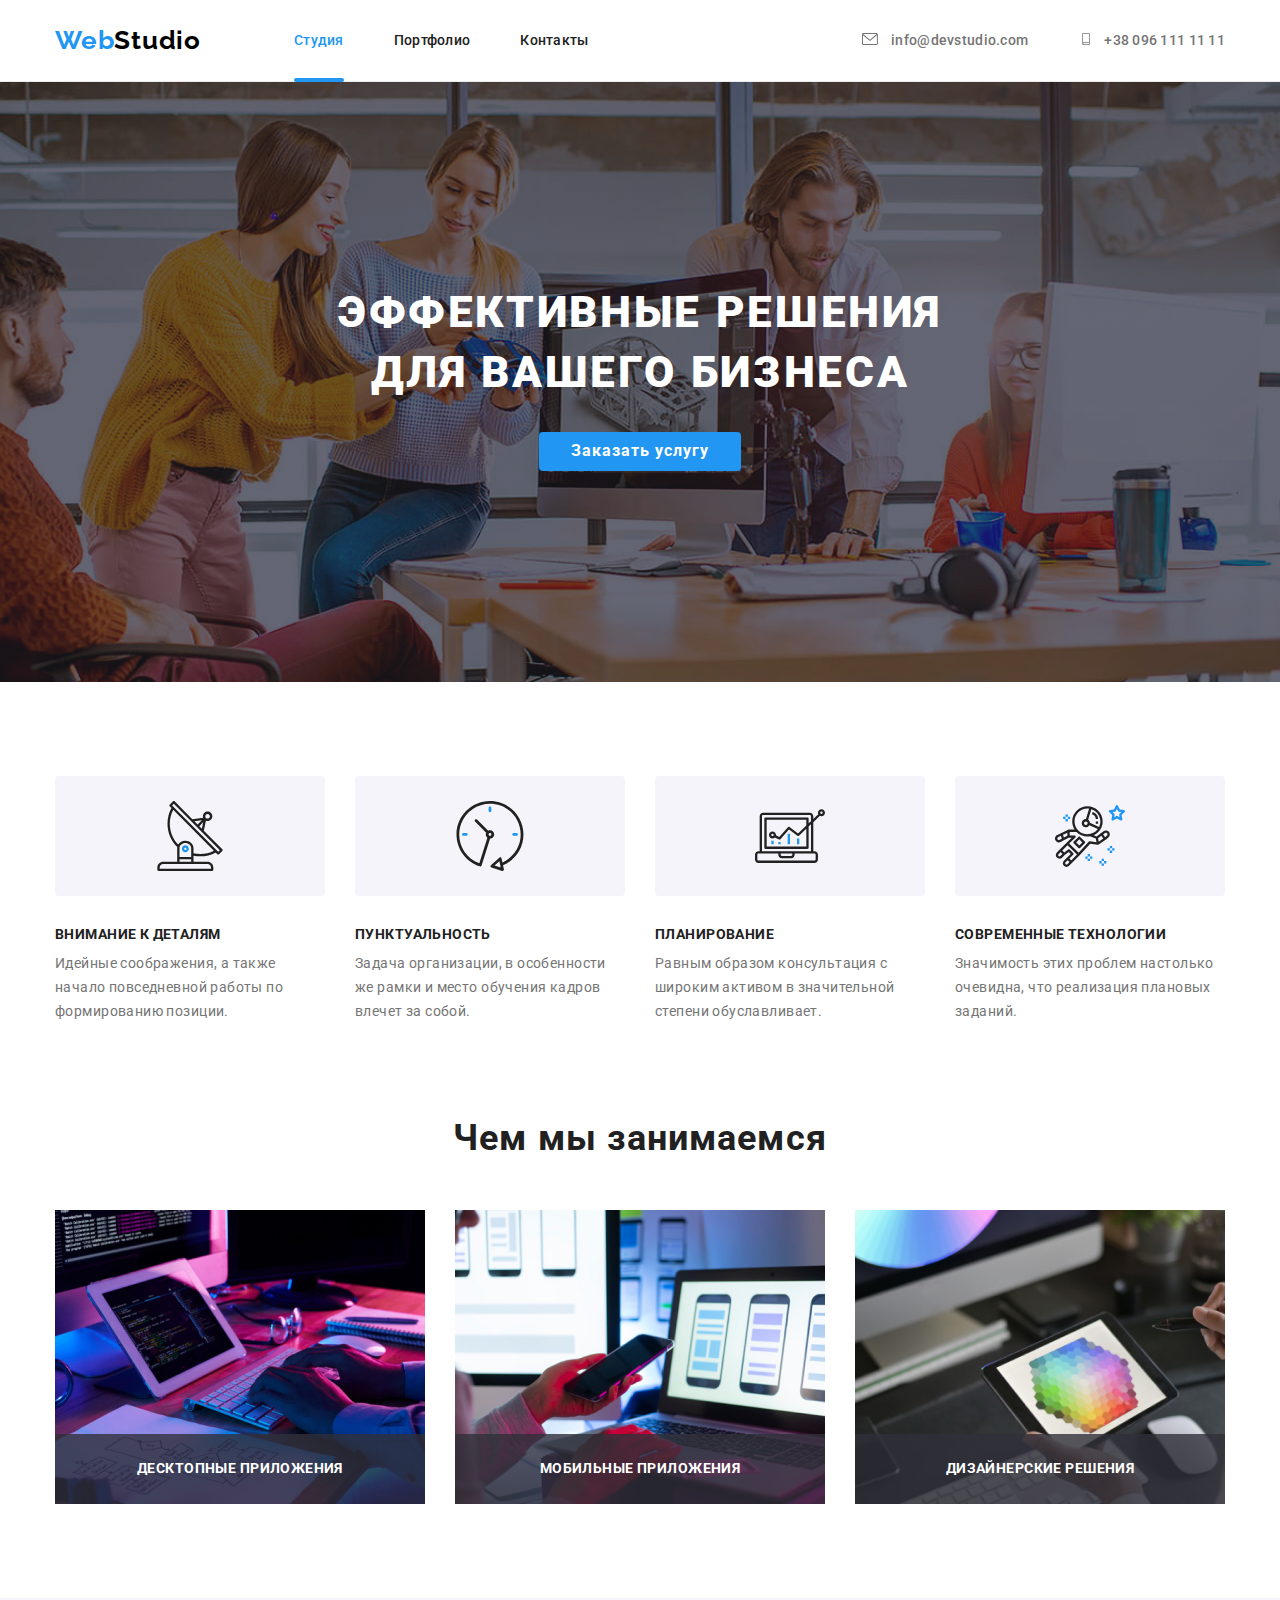
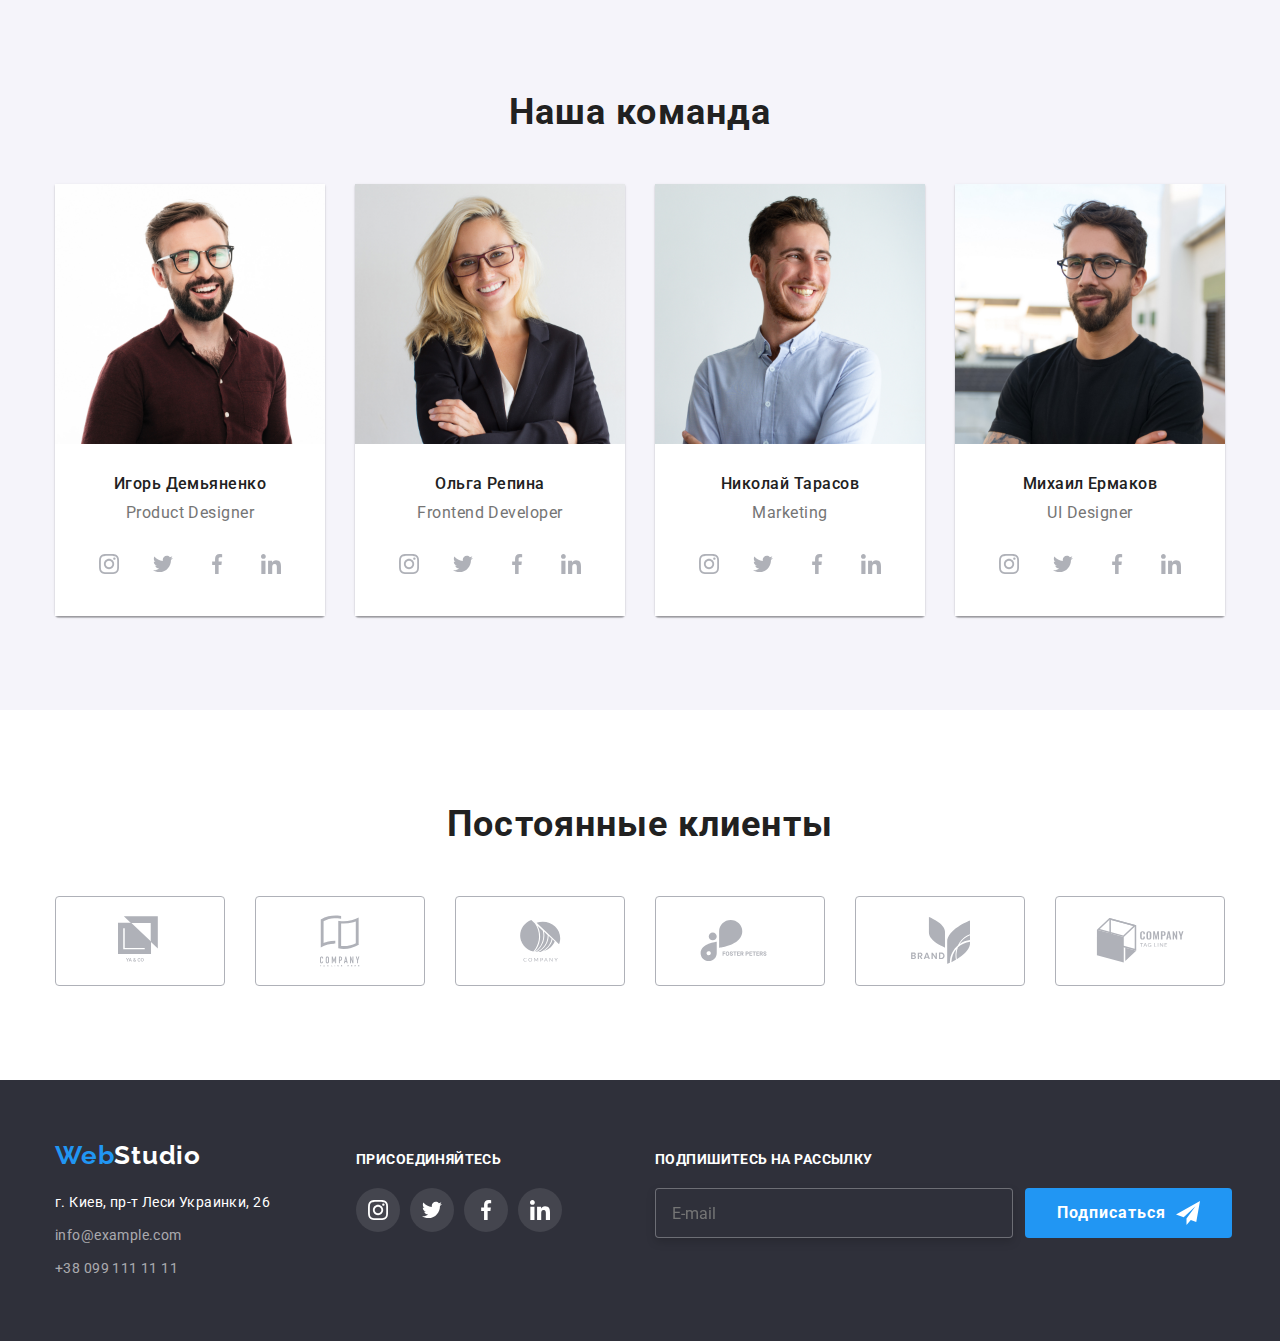
<file: index.html>
<!DOCTYPE html>
<html lang="ru">
<head>
    <meta charset="UTF-8">
    <meta name="viewport" content="width=device-width, initial-scale=1.0">
    <title>Document</title>
    <link rel="preconnect" href="https://fonts.gstatic.com">
    <link href="https://fonts.googleapis.com/css2?family=Raleway:wght@700&display=swap" rel="stylesheet">
    <link rel="preconnect" href="https://fonts.gstatic.com">
    <link href="https://fonts.googleapis.com/css2?family=Roboto:wght@400;500;700;900&display=swap" rel="stylesheet">
    <link rel="stylesheet" href="https://cdnjs.cloudflare.com/ajax/libs/modern-normalize/1.0.0/modern-normalize.min.css">
    <link rel="stylesheet" href="./css/main.min.css">
</head>
<body>
<!-- header -->
<header class="header">
   <div class="container nav">
    <nav class="navigation">
        <a href="/" class="logo"><span class="logo-accent">Web</span>Studio</a>
    <ul class="site-nav list">
        <li class="site-nav-item"><a href="" class="link current">Студия</a></li>
        <li class="site-nav-item"><a href="./ portfolio.html" class="link">Портфолио</a></li>
        <li class="site-nav-item"><a href="#" class="link">Контакты</a></li>
    </ul>
    </nav>
    <address class="address-nav">
        <ul class="auth-nav list">
            <li class="item"><a href="mailto:info@devstudio.com" class="link"> 
                <svg class="header-icon" width="16px" height="12px">
                    <use href="./images/sprite.svg#icon-envelope">
                </use>
                </svg>
            <span lang="en">info@devstudio.com</span> 
            </a></li>
            <li class="item"><href href="tel:+380961111111" class="link">
                <svg class="header-icon" width="16px" height="12px">
                    <use href="./images/sprite.svg#icon-smartphone">
                </use>
                </svg>+38 096 111 11 11</a></li>
        </ul>
    </address>
   </div>
</header>
<!--main -->
<main>
<!--Effective solutions for your business  -->
<section class="hero">
        <h1 class="hero-title">Эффективные решения <br> для вашего бизнеса</h1>
        <button type="button" value="Заказать услугу" class="button" data-modal-open>Заказать услугу</button> 
        <div class="backdrop is-hidden" data-modal>
            <div class="modal">    
               <div class="close-position">
                <button type="button" value="Закрыть" class="close-btn">
                    <svg class="icon-close" width="10px" height="10px" data-modal-close>
                        <use href="./images/sprite.svg#icon-close">
                    </use>
                    </svg>
                </button> 
               </div>
               <p class="call-back">Оставьте свои данные, мы вам перезвоним</p>
               <form action="#" class="modal__form">
                <label class="modal__form-field">
                    Имя
                    <span class="modal__form-input-wrapper">
                        <input type="text" name="user_name" class="modal__form-input">
                        <svg class="modal__form-icon" width="18px" height="18px">
                            <use href="./images/sprite.svg#icon-Vector-4">
                        </use>
                        </svg>
                    </span>
                </label>
                <label class="modal__form-field">
                    Телефон
                    <span class="modal__form-input-wrapper">
                        <input type="tel" name="user_tel" class="modal__form-input">
                        <svg class="modal__form-icon" width="18px" height="18px">
                            <use href="./images/sprite.svg#icon-Vector-5">
                        </use>
                        </svg>
                    </span>
                </label>
                <label class="modal__form-field">
                    Почта
                    <span class="modal__form-input-wrapper">
                        <input type="email" name="email" class="modal__form-input">
                        <svg class="modal__form-icon" width="18px" height="18px">
                            <use href="./images/sprite.svg#icon-Vector-3">
                        </use>
                        </svg>
                    </span>
                </label>
                <label class="modal__form-field">
                    Комментарий
                    <textarea class="modal__form-message" name="user_message" placeholder="Введите текст"></textarea>
                </label>
                <input id="user-policy" type="checkbox" name="user_policy" value="accept-policy"
                    class="modal__form-policy visually-hidden ">
                <label for="user-policy" class="modal__form-policy-text">Соглашаюсь с рассылкой и принимаю 
                    <a href="#">Условия договора</a></label>
                <button type="submit" class="button-modal">Отправить</button>
               </form>
            </div>
        </div>
</section>
<!-- advantages -->

<section class="section advantages">
   <div class="container">
    <h2 class="visually-hidden">Преимущества</h2>
    <div>
        <ul class="advantages-icon">
            <li class="advantages-icon-item"><svg class="" width="70px" height="70px">
                <use href="./images/sprite.svg#icon-antenna">
            </use>
        </li>
            <li class="advantages-icon-item"><svg class="" width="70px" height="70px">
                <use href="./images/sprite.svg#icon-clock">
            </use>
        </li>
            <li class="advantages-icon-item"><svg class="" width="70px" height="70px">
                <use href="./images/sprite.svg#icon-vector">
            </use>
        </li>
            <li class="advantages-icon-item"><svg class="" width="70px" height="70px">
                <use href="./images/sprite.svg#icon-astronaut">
            </use>
        </li>
    </div>
    <ul class="advantages list">
        <li class="item">
            <h3 class="title">Внимание к деталям</h3>
            <p class="description">Идейные соображения, а также начало повседневной работы по формированию позиции.</p>
        </li>
        <li class="item">
            <div><h3 class="title">Пунктуальность</h3>
                <p class="description">Задача организации, в особенности же рамки и место обучения кадров влечет за собой.</p>
            </div>
        </li>
        <li class="item">
            <h3 class="title">Планирование</h3>
            <p class="description">Равным образом консультация с широким активом в значительной степени обуславливает.</p>
        </li>
        <li class="item">
            <h3 class="title">Современные технологии</h3>
            <p class="description">Значимость этих проблем настолько очевидна, что реализация плановых заданий.</p>
        </li>
    </ul>
   </div>
</section>
<!--What are we doing  -->
<section class="section">
    <div class="container">
        <h4 class="section-title">Чем мы занимаемся</h4>
    <ul class="work list">    
            <li class="item">
                <div class="product">
                    <a href="#"><img class="work-img" src="./images/box1.jpg" width="370" height="294" alt="проект под компьютер"></a> 
                    <p class="product-overlay">Десктопные приложения</p> 
                </div>
            </li>
            <li class="item">
                <div class="product">
                    <a href="#"><img class="work-img" src="./images/box2.jpg" width="370" height="294" alt="проект под мобильные телефоны"></a>
                    <p class="product-overlay">Мобильные приложения</p>
                </div>
            </li> 
            <li class="item">
                <div class="product">
                    <a href="#"><img class="work-img" src="./images/box3.jpg" width="370" height="294" alt="проект под планшет"></a>
                    <p class="product-overlay">Дизайнерские решения</p>
                </div>
            </li>                 
    </ul>
    </div>
</section >
<!--our team  -->
<section class="section team">
    <div class="container">
        <h4 class="section-title team">Наша команда</h4>
    <ul class="team list">
        <li class="item team">
            <img class="team-img" src="./images/team1.jpg" width="270" height="260" alt="Игорь-Демьяненко">
        <div class="team-container">
            <h5 class="team-name">Игорь Демьяненко</h5>
            <p lang="en" class="team-position">Product Designer</p> 
            <ul class="social-list list">
                <li class="social-list point">
                    <a class="social-list link" href="">
                    <svg class="icon" width="20px" height="20px">
                        <use href="./images/sprite.svg#icon-instagram">
                    </use>
                </svg>
                </a></li>
                <li class="social-list point">
                    <a class="social-list link" href="">
                    <svg class="icon" width="20px" height="20px">
                        <use href="./images/sprite.svg#icon-twitter">
                    </use>
                </svg>
                </a></li>
                <li class="social-list point">
                    <a class="social-list link" href="">
                    <svg class="icon" width="20px" height="20px">
                        <use href="./images/sprite.svg#icon-facebook">
                    </use>
                </svg>
                </a></li>
                <li class="social-list point">
                    <a class="social-list link" href="">
                    <svg class="icon" width="20px" height="20px">
                        <use href="./images/sprite.svg#icon-linkedin">
                    </use>
                </svg>
                </a></li>
            </ul>
        </div>
        </li>
        <li class="item team">
            <img class="team-img" src="./images/team2.jpg" width="270" height="260" alt="Ольга-Репина">
        <div class="team-container">
            <h5 class="team-name">Ольга Репина</h5>
            <p lang="en" class="team-position">Frontend Developer</p> 
            <ul class="social-list list">
                <li class="social-list point">
                    <a class="social-list link" href="">
                    <svg class="icon" width="20px" height="20px">
                        <use href="./images/sprite.svg#icon-instagram">
                    </use>
                </svg>
                </a></li>
                <li class="social-list point">
                    <a class="social-list link" href="">
                    <svg class="icon" width="20px" height="20px">
                        <use href="./images/sprite.svg#icon-twitter">
                    </use>
                </svg>
                </a></li>
                <li class="social-list point">
                    <a class="social-list link" href="">
                    <svg class="icon" width="20px" height="20px">
                        <use href="./images/sprite.svg#icon-facebook">
                    </use>
                </svg>
                </a></li>
                <li class="social-list point">
                    <a class="social-list link" href="">
                    <svg class="icon" width="20px" height="20px">
                        <use href="./images/sprite.svg#icon-linkedin">
                    </use>
                </svg>
                </a></li>
            </ul>
        </div>
        </li>
        <li class="item team">
            <img class="team-img" src="./images/team3.jpg" width="270" height="260" alt="Николай-Тарасов">
        <div class="team-container">
            <h5 class="team-name">Николай Тарасов</h5>
            <p lang="en" class="team-position">Marketing</p>
            <ul class="social-list list">
                <li class="social-list point">
                    <a class="social-list link" href="">
                    <svg class="icon" width="20px" height="20px">
                        <use href="./images/sprite.svg#icon-instagram">
                    </use>
                </svg>
                </a></li>
                <li class="social-list point">
                    <a class="social-list link" href="">
                    <svg class="icon" width="20px" height="20px">
                        <use href="./images/sprite.svg#icon-twitter">
                    </use>
                </svg>
                </a></li>
                <li class="social-list point">
                    <a class="social-list link" href="">
                    <svg class="icon" width="20px" height="20px">
                        <use href="./images/sprite.svg#icon-facebook">
                    </use>
                </svg>
                </a></li>
                <li class="social-list point">
                    <a class="social-list link" href="">
                    <svg class="icon" width="20px" height="20px">
                        <use href="./images/sprite.svg#icon-linkedin">
                    </use>
                </svg>
                </a></li>
            </ul>
        </div> 
        </li>
        <li class="item team">
            <img class="team-img" src="./images/team4.jpg" width="270" height="260" alt="Михаил-Ермаков">
        <div class="team-container">
            <h5 class="team-name">Михаил Ермаков</h5>
            <p lang="en" class="team-position">UI Designer</p> 
            <ul class="social-list list">
                <li class="social-list point">
                    <a class="social-list link" href="">
                    <svg class="icon" width="20px" height="20px">
                        <use href="./images/sprite.svg#icon-instagram">
                    </use>
                </svg>
                </a></li>
                <li class="social-list point">
                    <a class="social-list link" href="">
                    <svg class="icon" width="20px" height="20px">
                        <use href="./images/sprite.svg#icon-twitter">
                    </use>
                </svg>
                </a></li>
                <li class="social-list point">
                    <a class="social-list link" href="">
                    <svg class="icon" width="20px" height="20px">
                        <use href="./images/sprite.svg#icon-facebook">
                    </use>
                </svg>
                </a></li>
                <li class="social-list point">
                    <a class="social-list link" href="">
                    <svg class="icon" width="20px" height="20px">
                        <use href="./images/sprite.svg#icon-linkedin">
                    </use>
                </svg>
                </a></li>
            </ul>
        </div>
        </li>
    </ul>     
    </div>
</section>
<section class="section clients">
    <div class="container">
        <h6 class="section-title">Постоянные клиенты</h6>
    <ul class="clients-list">
        <li class="clients-item"><a class="clients-link" href="#">
            <svg class="icon" width="44px" height="49px">
                <use href="./images/sprite.svg#icon-logo1">
            </use>
        </svg> </a></li>
        <li class="clients-item"><a class="clients-link" href="#">
            <svg class="icon" width="40px" height="52px">
                <use href="./images/sprite.svg#icon-logo2">
            </use>
        </svg> </a></li>
        <li class="clients-item"><a class="clients-link" href="#">
            <svg class="icon" width="41px" height="42px">
                <use href="./images/sprite.svg#icon-logo3">
            </use>
        </svg> </a></li>
        <li class="clients-item"><a class="clients-link" href="#">
            <svg class="icon" width="80px" height="42px">
                <use href="./images/sprite.svg#icon-logo4">
            </use>
        </svg> </a></li>
        <li class="clients-item"><a class="clients-link" href="#">
            <svg class="icon" width="59px" height="47px">
                <use href="./images/sprite.svg#icon-logo5">
            </use>
        </svg> </a></li>
        <li class="clients-item"><a class="clients-link" href="#">
            <svg class="icon" width="89px" height="45px">
                <use href="./images/sprite.svg#icon-logo6">
            </use>
        </svg> </a></li>
    </ul>
    </div>
</section >
</main>
<!--footer  -->
<footer class="footer">
<div class="container">
   <div class="section-footer">
    <div>
        <a href="" class="logo-footer"><span class="logo-accent">Web</span>Studio</a>
        <address>
            <ul class="contacts list">
                <li><a href="https://goo.gl/maps/BqrxJcxwcetKiyg38" target="_blank" class="address">г. Киев, пр-т Леси Украинки, 26</a></li>
                <li><a href="mailto:info@example.com" class="link email"><span lang="en">info@example.com</span></a></li>
                <li><a href="tel:+380991111111" class="link">+38 099 111 11 11</a></li>
            </ul>
        </address>
       </div>
        <div class="section-join">
            <h7 class="join-title">присоединяйтесь</h7>
            <div class="section-social">
                <ul class="social-list list">
                    <li class="social-list point">
                        <a class="social-list-footer link" href="">
                        <svg class="footer-icon" width="20px" height="20px">
                            <use href="./images/sprite.svg#icon-instagram">
                        </use>
                    </svg>
                    </a></li>
                    <li class="social-list point">
                        <a class="social-list-footer link" href="">
                        <svg class="footer-icon" width="20px" height="20px">
                            <use href="./images/sprite.svg#icon-twitter">
                        </use>
                    </svg>
                    </a></li>
                    <li class="social-list point">
                        <a class="social-list-footer link" href="">
                        <svg class="footer-icon" width="20px" height="20px">
                            <use href="./images/sprite.svg#icon-facebook">
                        </use>
                    </svg>
                    </a></li>
                    <li class="social-list point">
                        <a class="social-list-footer link" href="">
                        <svg class="footer-icon" width="20px" height="20px">
                            <use href="./images/sprite.svg#icon-linkedin">
                        </use>
                    </svg>
                    </a></li>
                </ul>
            </div>
        </div>
        <div class="section-subscribe">
            <h7 class="join-title">Подпишитесь на рассылку</h7>
            <div>
            <form class="form">
                <input type="email" name="email" class="form-input-footer" placeholder="E-mail"/>  
                <button type="button" value="Подписаться" class="button subscribe" >Подписаться
                    <svg class="icon subscribe" width="24px" height="24px">
                        <use href="./images/sprite.svg#icon-icon-send-1">
                    </use>
                </svg>
            </div>  
            </form> 
            </div>
        </div>   
   </div>
</div>
</footer>
<script src="./modal.js"></script>
</body>
</file>
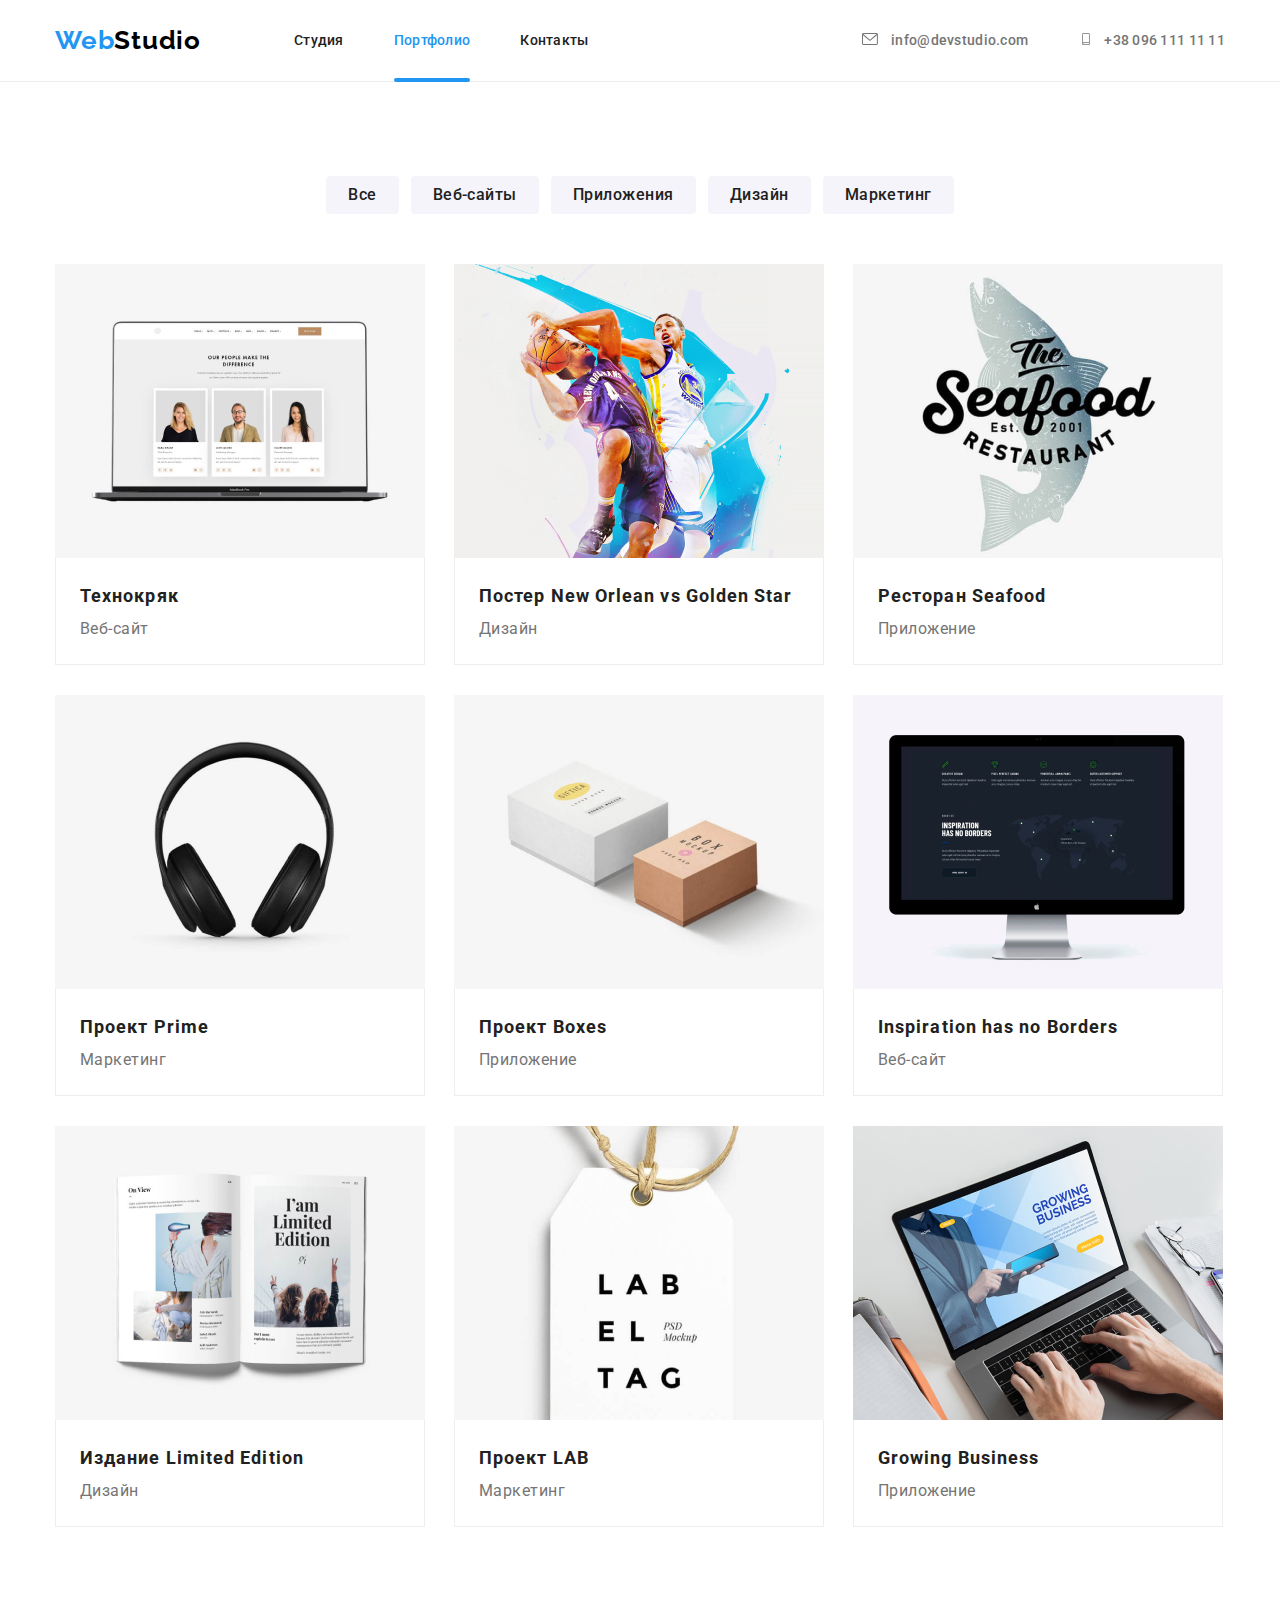
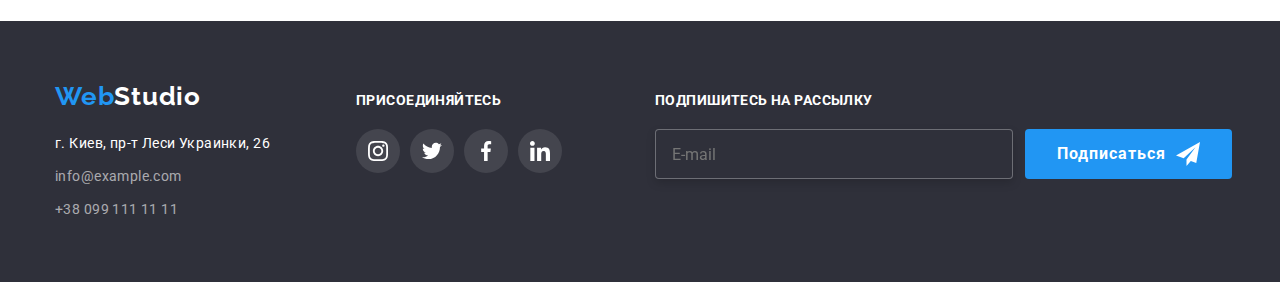
<file:  portfolio.html>
<!DOCTYPE html>
<html lang="ru">
<head>
    <meta charset="UTF-8">
    <meta name="viewport" content="width=device-width, initial-scale=1.0">
    <title>Document</title>
    <link rel="preconnect" href="https://fonts.gstatic.com">
    <link href="https://fonts.googleapis.com/css2?family=Raleway:wght@700&display=swap" rel="stylesheet">
    <link rel="preconnect" href="https://fonts.gstatic.com">
    <link href="https://fonts.googleapis.com/css2?family=Roboto:wght@400;500;700;900&display=swap" rel="stylesheet">
    <link rel="stylesheet" href="https://cdnjs.cloudflare.com/ajax/libs/modern-normalize/1.0.0/modern-normalize.min.css">
    <link rel="stylesheet" href="./css/main.min.css">
</head>
<body>
<!-- header -->
<header class="header">
    <div class="container nav">
     <nav class="navigation">
         <a href="/" class="logo"><span class="logo-accent">Web</span>Studio</a>
     <ul class="site-nav list">
         <li class="site-nav-item"><a href="./index.html" class="link">Студия</a></li>
         <li class="site-nav-item"><a href="" class="link current">Портфолио</a></li>
         <li class="site-nav-item"><a href="#" class="link">Контакты</a></li>
     </ul>
     </nav>
     <address class="address-nav">
         <ul class="auth-nav list">
             <li class="item"><a href="mailto:info@devstudio.com" class="link"> 
                 <svg class="header-icon" width="16px" height="12px">
                     <use href="./images/sprite.svg#icon-envelope">
                 </use>
                 </svg>
             <span lang="en">info@devstudio.com</span> 
             </a></li>
             <li class="item"><href href="tel:+380961111111" class="link">
                 <svg class="header-icon" width="16px" height="12px">
                     <use href="./images/sprite.svg#icon-smartphone">
                 </use>
                 </svg>+38 096 111 11 11</a></li>
         </ul>
     </address>
    </div>
 </header>
<!--main -->
<main>
<!-- menu --> 
<section class="portfolio-menu">
    <div class="container">
    <h1 class="visually-hidden">Портфолио меню</h1>
    <button type="button" value="Все" class="portfolio-btn">Все</button>
    <button type="button" value="Веб-сайты" class="portfolio-btn">Веб-сайты</button>
    <button type="button" value="Приложения" class="portfolio-btn">Приложения</button>
    <button type="button" value="Дизайн" class="portfolio-btn">Дизайн</button>
    <button type="button" value="Маркетинг" class="portfolio-btn">Маркетинг</button>
</div>
</section>
<!-- all projcts -->
    <section class="section-project">
        <div class="container">
        <h2 class="visually-hidden">Все проекты</h2>
        <ul class="projects list">
                <li class="item">
                    <a class="link" href="#">
                    <div class="project-unit">
                    <img class="project-img" src="./images/img.jpg" width="370" height="294" alt="Веб-сайт Технокряк">
                    <p class="project-overlay"> Технокряк это современная площадка распространения коронавируса. Компании используют эту платформу для цифрового шпионажа и атак на защищённые сервера конкурентов.</p>
                    </div>
                    <div class="project-container">
                    <h3 class="project-title">Технокряк</h3>
                    <p class="project-description">Веб-сайт</p>
                    </div>
                    </a>
                </li>
            <li class="item">
                <a class="link" href="#">
                    <div class="project-unit">
                        <img class="project-img" src="./images/img1.jpg" width="370" height="294" alt="Постер Дизайн"></>
                        <p class="project-overlay"> Технокряк это современная площадка распространения коронавируса. Компании используют эту платформу для цифрового шпионажа и атак на защищённые сервера конкурентов.</p>
                        </div>
                    <div class="project-container">
                    <h3 class="project-title">Постер New Orlean vs Golden Star</h3>
                    <p class="project-description">Дизайн</p>
                    </div>
                </a>
            </li>
            <li class="item">
                <a class="link" href="#">
                <div class="project-unit">
                    <img class="project-img" src="./images/img2.jpg" width="370" height="294" alt="Приложение Ресторан"></>
                    <p class="project-overlay"> Технокряк это современная площадка распространения коронавируса. Компании используют эту платформу для цифрового шпионажа и атак на защищённые сервера конкурентов.</p>
                    </div>
                <div class="project-container">
                <h3 class="project-title">Ресторан Seafood</h3>
                <p class="project-description">Приложение</p>
                </div>
                </a>
            </li>
            <li class="item">
                <a class="link" href="#">
                <div class="project-unit">
                    <img class="project-img" src="./images/img3.jpg" width="370" height="294" alt="Маркетинг Проект-прайм"></>
                    <p class="project-overlay"> Технокряк это современная площадка распространения коронавируса. Компании используют эту платформу для цифрового шпионажа и атак на защищённые сервера конкурентов.</p>
                    </div>
                <div class="project-container">
                <h3 class="project-title">Проект Prime</h3>
                <p class="project-description">Маркетинг</p>
                </div>
                </a>
            </li>
            <li class="item">
                <a class="link" href="#">
                <div class="project-unit">
                    <img class="project-img" src="./images/img4.jpg" width="370" height="294" alt="Приложение Проект"></>
                    <p class="project-overlay"> Технокряк это современная площадка распространения коронавируса. Компании используют эту платформу для цифрового шпионажа и атак на защищённые сервера конкурентов.</p>
                    </div>
                <div class="project-container">
                <h3 class="project-title">Проект Boxes</h3>
                <p class="project-description">Приложение</p>
                </div>
                </a>
            </li>
            <li class="item">
                <a class="link" href="#">
                <div class="project-unit">
                    <img class="project-img" src="./images/img5.jpg" width="370" height="294" alt="Веб-сайт Вдохновение">
                    <p class="project-overlay"> Технокряк это современная площадка распространения коронавируса. Компании используют эту платформу для цифрового шпионажа и атак на защищённые сервера конкурентов.</p>
                    </div>
                <div class="project-container">
                <h3 class="project-title">Inspiration has no Borders</h3>
                <p class="project-description">Веб-сайт</p>
                </div>
                </a>
            </li>
            <li class="item">
                <a class="link" href="#">
                <div class="project-unit">
                    <img class="project-img" src="./images/img6.jpg" width="370" height="294" alt="Дизайн Издание"></>
                    <p class="project-overlay"> Технокряк это современная площадка распространения коронавируса. Компании используют эту платформу для цифрового шпионажа и атак на защищённые сервера конкурентов.</p>
                    </div>
                <div class="project-container">
                <h3 class="project-title">Издание Limited Edition</h3>
                <P class="project-description">Дизайн</P>
                </div>
                </a>
            </li>
            <li class="item">
                <a class="link" href="#">
                <div class="project-unit">
                    <img class="project-img" src="./images/img7.jpg" width="370" height="294" alt="Маркетинг Проект-ЛАБ">
                    <p class="project-overlay"> Технокряк это современная площадка распространения коронавируса. Компании используют эту платформу для цифрового шпионажа и атак на защищённые сервера конкурентов.</p>
                    </div>
                <div class="project-container">
                <h3 class="project-title">Проект LAB</h3>
                <P class="project-description">Маркетинг</P>
                </div>
                </a>
            </li>
            <li class="item">
                <a class="link" href="#">
                <div class="project-unit">
                    <img class="project-img" src="./images/img8.jpg" width="370" height="294" alt="Приложение Бизнес">
                    <p class="project-overlay"> Технокряк это современная площадка распространения коронавируса. Компании используют эту платформу для цифрового шпионажа и атак на защищённые сервера конкурентов.</p>
                    </div>
                <div class="project-container">
                <h3 class="project-title">Growing Business</h3>
                <P class="project-description">Приложение</P>
                </div>
                </a>
            </li>
        </ul>
    </div>
    </section>
</main>

<!--footer  -->
<footer class="footer">
    <div class="container">
       <div class="section-footer">
        <div>
            <a href="" class="logo-footer"><span class="logo-accent">Web</span>Studio</a>
            <address>
                <ul class="contacts list">
                    <li><a href="https://goo.gl/maps/BqrxJcxwcetKiyg38" target="_blank" class="address">г. Киев, пр-т Леси Украинки, 26</a></li>
                    <li><a href="mailto:info@example.com" class="link email"><span lang="en">info@example.com</span></a></li>
                    <li><a href="tel:+380991111111" class="link">+38 099 111 11 11</a></li>
                </ul>
            </address>
           </div>
            <div class="section-join">
                <h7 class="join-title">присоединяйтесь</h7>
                <div class="section-social">
                    <ul class="social-list list">
                        <li class="social-list point">
                            <a class="social-list-footer link" href="">
                            <svg class="footer-icon" width="20px" height="20px">
                                <use href="./images/sprite.svg#icon-instagram">
                            </use>
                        </svg>
                        </a></li>
                        <li class="social-list point">
                            <a class="social-list-footer link" href="">
                            <svg class="footer-icon" width="20px" height="20px">
                                <use href="./images/sprite.svg#icon-twitter">
                            </use>
                        </svg>
                        </a></li>
                        <li class="social-list point">
                            <a class="social-list-footer link" href="">
                            <svg class="footer-icon" width="20px" height="20px">
                                <use href="./images/sprite.svg#icon-facebook">
                            </use>
                        </svg>
                        </a></li>
                        <li class="social-list point">
                            <a class="social-list-footer link" href="">
                            <svg class="footer-icon" width="20px" height="20px">
                                <use href="./images/sprite.svg#icon-linkedin">
                            </use>
                        </svg>
                        </a></li>
                    </ul>
                </div>
            </div>
            <div class="section-subscribe">
                <h7 class="join-title">Подпишитесь на рассылку</h7>
                <div>
                <form class="form">
                    <input type="email" name="email" class="form-input-footer" placeholder="E-mail"/>  
                    <button type="button" value="Подписаться" class="button subscribe" >Подписаться
                        <svg class="icon subscribe" width="24px" height="24px">
                            <use href="./images/sprite.svg#icon-icon-send-1">
                        </use>
                    </svg>
                </div>  
                </form> 
                </div>
            </div>   
       </div>
    </div>
    </footer>
</body>
</file>
<file: css/main.min.css>
body{background-color:#FFFFFF;color:var(--secondary-text-color);font-family:'Roboto', sans-serif;font-style:normal}:root{--accent-color: #2196F3;--primary-text-color: #212121;--secondary-text-color:#757575;--white-color:#FFFFFF}.visually-hidden{position:absolute;width:1px;height:1px;margin:-1px;border:0;padding:0;white-space:nowrap;clip-path:inset(100%);clip:rect(0 0 0 0);overflow:hidden}.list{list-style:none;margin:0;padding:0}a{text-decoration:none}img{display:block}h1,h2,h3,h4,h5,h6{margin:0}ul,ol{margin:0;padding:0}p{margin:0}.container{width:1200px;align-items:center;padding-left:15px;padding-right:15px;margin-left:auto;margin-right:auto}.section{padding-bottom:94px}.section-title{text-align:center;margin-top:0;margin-bottom:50px;color:var(--primary-text-color);font-weight:bold;font-size:36px;line-height:1.166;letter-spacing:0.03em}.advantages{display:flex}.advantages .item{width:270px}.advantages .item+.item{margin-left:30px}.advantages .title{margin-top:0;margin-bottom:10px;color:var(--primary-text-color);font-weight:bold;font-size:14px;line-height:1.143;letter-spacing:0.03em;text-transform:uppercase}.advantages .description{margin-top:0;font-weight:normal;font-size:14px;line-height:1.714;letter-spacing:0.03em}.advantages-icon{display:flex}.advantages-icon-item{display:flex;justify-content:center;align-items:center;width:270px;height:120px;background:#F5F4FA;border-radius:4px;margin-bottom:30px}.advantages-icon-item:not(:last-child){margin-right:30px}.work.list{display:flex}.work .item+.item{margin-left:30px}.product{position:relative}.product-overlay{position:absolute;bottom:0;width:370px;height:70px;background:rgba(47,48,58,0.8);font-weight:bold;font-size:14px;line-height:1.14;letter-spacing:0.03em;text-transform:uppercase;color:#FFFFFF;text-align:center;padding-top:27px;padding-bottom:27px}.team.list{display:flex}.item.team{box-shadow:0px 1px 3px rgba(0,0,0,0.12),0px 1px 1px rgba(0,0,0,0.14),0px 2px 1px rgba(0,0,0,0.2);border-radius:0px 0px 4px 4px}.team .item+.item{margin-left:30px}.team-name{text-align:center;margin-top:0;margin-bottom:10px;color:#212121;font-weight:500;font-size:16px;line-height:1.188;letter-spacing:0.03em}.team-position{text-align:center;margin-top:0;font-weight:normal;font-size:16px;line-height:1.188;letter-spacing:0.03em;margin-bottom:16px}.section-title.team{padding-top:94px}.team-container{padding:30px 32px;background-color:var(--white-color)}.section.team{background-color:#F5F4FA}.social-list.link{display:flex;justify-content:center;align-items:center;width:44px;height:44px;background-color:#FFFFFF;border-radius:50%;transition-property:color;transition-property:background-color;transition:250ms cubic-bezier(0.4, 0, 0.2, 1)}.social-list.link:hover .icon,.social-list.link:focus .icon{fill:var(--white-color)}.social-list.link:hover,.social-list.link:focus{background-color:var(--accent-color)}.icon{fill:#AFB1B8}.social-list.point:not(:last-child){margin-right:10px}.social-list.list{display:flex;justify-content:space-between}.hero{text-align:center;min-height:600px;padding-top:200px;padding-bottom:200px;background-color:#2F303A;max-width:1600px;height:600px;margin-left:auto;margin-right:auto;background-image:linear-gradient(rgba(47,48,58,0.4), rgba(47,48,58,0.4)),url("../images/hero.jpg");background-repeat:no-repeat;background-size:cover;background-position:center}.hero-title{margin-bottom:30px;color:var(--white-color);text-transform:uppercase;letter-spacing:0.06em;font-weight:900;font-size:44px;line-height:1.364}.button{min-width:200px;padding:10px 32px;border-radius:4px;color:var(--white-color);background-color:var(--accent-color);font-weight:bold;font-size:16px;line-height:1.185;letter-spacing:0.06em;border:none}.backdrop{position:fixed;top:0;left:0;width:100%;height:100%;background:rgba(0,0,0,0.2);z-index:1;transition:250ms cubic-bezier(0.4, 0, 0.2, 1)}.backdrop.is-hidden{opacity:0;pointer-events:none}.modal{position:absolute;top:50%;left:50%;width:528px;height:581px;background:#FFFFFF;box-shadow:0px 1px 3px rgba(0,0,0,0.12),0px 1px 1px rgba(0,0,0,0.14),0px 2px 1px rgba(0,0,0,0.2);border-radius:4px;padding:40px;transition:250ms cubic-bezier(0.4, 0, 0.2, 1);transform:translate(-50%, -50%) scale(1) rotate(0deg)}.backdrop.is-hidden .modal{transform:translate(-50%, -50%) scale(0.9) rotate(90deg)}.close-btn{padding:3px 3px;border:1px solid rgba(26,16,16,0.1);box-shadow:0px 1px 3px rgba(0,0,0,0.12),0px 1px 1px rgba(0,0,0,0.14),0px 2px 1px rgba(0,0,0,0.2);border-radius:50%;width:30px;height:30px;background-color:#FFFFFF}.close-btn:hover,.close-btn:focus{fill:var(--accent-color)}.close-position{position:absolute;top:8px;right:8px}.call-back{font-size:20px;line-height:1.15;text-align:center;letter-spacing:0.03em;color:#212121;margin-bottom:12px}.modal__form{display:flex;flex-direction:column;text-align:left}.modal__form-input{width:100%;height:40px;border:1px solid rgba(33,33,33,0.2);border-radius:4px;padding-left:42px;transition:border-color 250ms cubic-bezier(0.4, 0, 0.2, 1)}.modal__form-input:focus,.modal__form-input:hover{outline:none;border-color:var(--accent-color)}.modal__form-input:focus+.modal__form-icon,.modal__form-input:hover+.modal__form-icon{fill:var(--accent-color)}.modal__form-icon{position:absolute;display:block;top:50%;left:12px;transform:translateY(-50%);transition:fill 250ms cubic-bezier(0.4, 0, 0.2, 1)}.modal__form-input-wrapper{position:relative;display:block;margin-top:4px}.modal__form-field{margin-bottom:10px;font-size:12px;line-height:1.16;letter-spacing:0.01em}.modal__form-message{width:100%;height:120px;border:1px solid rgba(33,33,33,0.2);border-radius:4px;padding:12px 16px;margin-top:4px;resize:none;transition:border-color 250ms cubic-bezier(0.4, 0, 0.2, 1)}.modal__form-message:focus,.modal__form-message:hover{outline:none;border-color:var(--accent-color)}.modal__form-policy:checked+.modal__form-policy-text::before{background-image:url(../images/accept.svg);background-color:var(--accent-color);background-repeat:no-repeat;background-position:50% 50%;background-size:16px 15px;border:1px solid var(--accent-color)}.modal__form-policy-text{font-size:14px;line-height:1.714;letter-spacing:0.03em;margin-bottom:30px}.modal__form-policy-text::before{display:inline-flex;content:"";width:16px;height:15px;border:1px solid black;margin-right:8px}.button-modal{min-width:200px;padding:10px 32px;border-radius:4px;color:var(--white-color);background-color:var(--accent-color);font-weight:bold;font-size:16px;line-height:1.185;letter-spacing:0.06em;border:none;margin:0 auto}.section.clients{padding-top:94px}.clients-list{display:flex;list-style:none}.clients-link{width:170px;height:90px;display:flex;justify-content:center;align-items:center;border:1px solid #AFB1B8;box-sizing:border-box;border-radius:4px;transition:color 250ms cubic-bezier(0.4, 0, 0.2, 1)}.clients-link:hover .icon,.clients-link:focus .icon{fill:var(--accent-color)}.clients-link:hover,.clients-link:focus{border-color:var(--accent-color)}.clients-item:not(:last-child){margin-right:30px}.footer-icon{fill:#FFFFFF}.project-title{color:var(--primary-text-color);font-weight:bold;font-size:18px;line-height:2;letter-spacing:0.06em}.project-description{font-weight:normal;font-size:16px;line-height:1.875;letter-spacing:0.03em}.portfolio-btn{padding:6px 22px;color:var(--primary-text-color);font-weight:500;font-size:16px;line-height:1.625;text-align:center;letter-spacing:0.03em;background:#F5F4FA;border-radius:4px;border:none;transition-property:filter;transition-property:color;transition-property:background-color;transition:250ms cubic-bezier(0.4, 0, 0.2, 1)}.portfolio-btn:not(:last-child){margin-right:8px}.portfolio-btn:hover,.portfolio-btn:focus{color:var(--white-color);background-color:var(--accent-color);cursor:pointer;filter:drop-shadow(0px 4px 4px rgba(0,0,0,0.25))}.projects{display:flex;flex-wrap:wrap}.projects .item{margin-right:29px;margin-bottom:30px}.projects .item:nth-child(3n){margin-right:1px}.projects .item:nth-last-child(-n+3){margin-bottom:0}.project-img{display:block}.project-container{background:#FFFFFF;border-right-width:1px;border-right-style:solid;border-right-color:#EEEEEE;border-bottom-width:1px;border-bottom-style:solid;border-bottom-color:#EEEEEE;border-left-width:1px;border-left-style:solid;border-left-color:#EEEEEE;box-sizing:border-box;padding:20px 24px}.section-project{padding-top:50px;padding-bottom:94px}.project-unit{position:relative;overflow:hidden}.project-overlay{position:absolute;bottom:0;width:100%;height:100%;background:rgba(33,150,243,0.9);font-size:18px;line-height:1.55;letter-spacing:0.03em;color:#FFFFFF;text-align:left;padding:63px 24px;transform:translateY(100%);transition:transform 250ms cubic-bezier(0.4, 0, 0.2, 1)}.projects .item .link:hover,.projects .item .link:focus{box-shadow:0px 1px 1px rgba(0,0,0,0.12),0px 4px 4px rgba(0,0,0,0.06),1px 4px 6px rgba(0,0,0,0.16)}.projects .link{display:block;color:var(--secondary-text-color)}.projects .link:hover .project-overlay,.projects .link:focus .project-overlay{transform:translateY(0%)}.header{border-bottom:1px solid #ECECEC}.navigation{display:flex;align-items:center}.container.nav{display:flex;align-items:center}.section.advantages{padding-top:94px}.logo{padding-top:25px;padding-bottom:25px;margin-right:93px;color:#000000;font-family:'Raleway', sans-serif;font-weight:bold;font-size:26px;line-height:1.192;letter-spacing:0.03em}.logo-accent{color:var(--accent-color)}.site-nav.list{display:flex}.site-nav .link{display:block;color:var(--primary-text-color);font-weight:500;font-size:14px;line-height:1.143;letter-spacing:0.02em;padding-top:20px;padding-bottom:20px}.site-nav .link:hover,.site-nav .link:focus{color:var(--accent-color)}.site-nav-item{position:relative}.site-nav-item::after{content:"";display:block;width:100%;height:4px;background:#2196F3;border-radius:2px;opacity:0;position:absolute;bottom:-14px;transition:color 250ms cubic-bezier(0.4, 0, 0.2, 1)}.site-nav-item:hover::after{opacity:1}.site-nav-item:not(:last-child){margin-right:50px}.auth-nav .link{color:var(--secondary-text-color);font-style:normal;font-weight:500;font-size:14px;line-height:1.143;letter-spacing:0.02em;transition:color 250ms cubic-bezier(0.4, 0, 0.2, 1)}.auth-nav .link:hover,.auth-nav .link:focus{color:var(--accent-color)}.auth-nav .link:hover .header-icon,.auth-nav .link:focus .header-icon{fill:var(--accent-color)}.auth-nav.list{display:flex;margin-left:auto}.address-nav{margin-left:auto}.auth-nav .item+.item{margin-left:50px}.header-icon{fill:var(--secondary-text-color);margin-right:10px}.site-nav .link.current{color:var(--accent-color)}.site-nav .link.current::after{content:"";display:block;width:100%;height:4px;background:#2196F3;border-radius:2px;position:absolute;bottom:-14px}.portfolio-menu{padding-top:94px;text-align:center}.address{display:inline-block;width:231px;margin-bottom:9px;color:var(--white-color);font-style:normal;font-weight:normal;font-size:14px;line-height:1.714;letter-spacing:0.03em}.contacts .link{color:rgba(255,255,255,0.6);font-style:normal;font-weight:normal;font-size:14px;line-height:1.714;letter-spacing:0.03em}.logo-footer{display:inline-block;margin-bottom:20px;color:#FFFFFF;font-family:'Raleway', sans-serif;font-weight:bold;font-size:26px;line-height:1.192;letter-spacing:0.03em}.footer{background-color:#2F303A;padding-top:60px;padding-bottom:60px}.link.email{display:inline-block;margin-bottom:9px}.section-footer{display:flex;align-items:baseline}.join-title{font-weight:bold;font-size:14px;line-height:1.14;letter-spacing:0.03em;text-transform:uppercase;color:var(--white-color)}.social-list-footer.link{display:flex;justify-content:center;align-items:center;width:44px;height:44px;background-color:rgba(255,255,255,0.1);border-radius:50%;transition-property:color;transition-property:background-color;transition:250ms cubic-bezier(0.4, 0, 0.2, 1)}.social-list-footer.link:hover .icon,.social-list-footer.link:focus .icon{fill:var(--white-color)}.social-list-footer.link:hover,.social-list-footer.link:focus{background-color:var(--accent-color)}.section-join{margin-left:70px}.social-list.list{margin-top:20px}.section-subscribe{margin-left:93px}.button.subscribe{height:50px;margin-left:12px;display:flex;align-items:center;justify-content:center}.icon.subscribe{margin-left:10px}.form-input-footer{width:358px;height:50px;border:1px solid rgba(255,255,255,0.3);filter:drop-shadow(0px 4px 4px rgba(0,0,0,0.15));border-radius:4px;background-color:#2F303A;padding-left:16px}.form{display:flex;flex-direction:row;margin-top:20px}
/*# sourceMappingURL=main.min.css.map */
</file>
